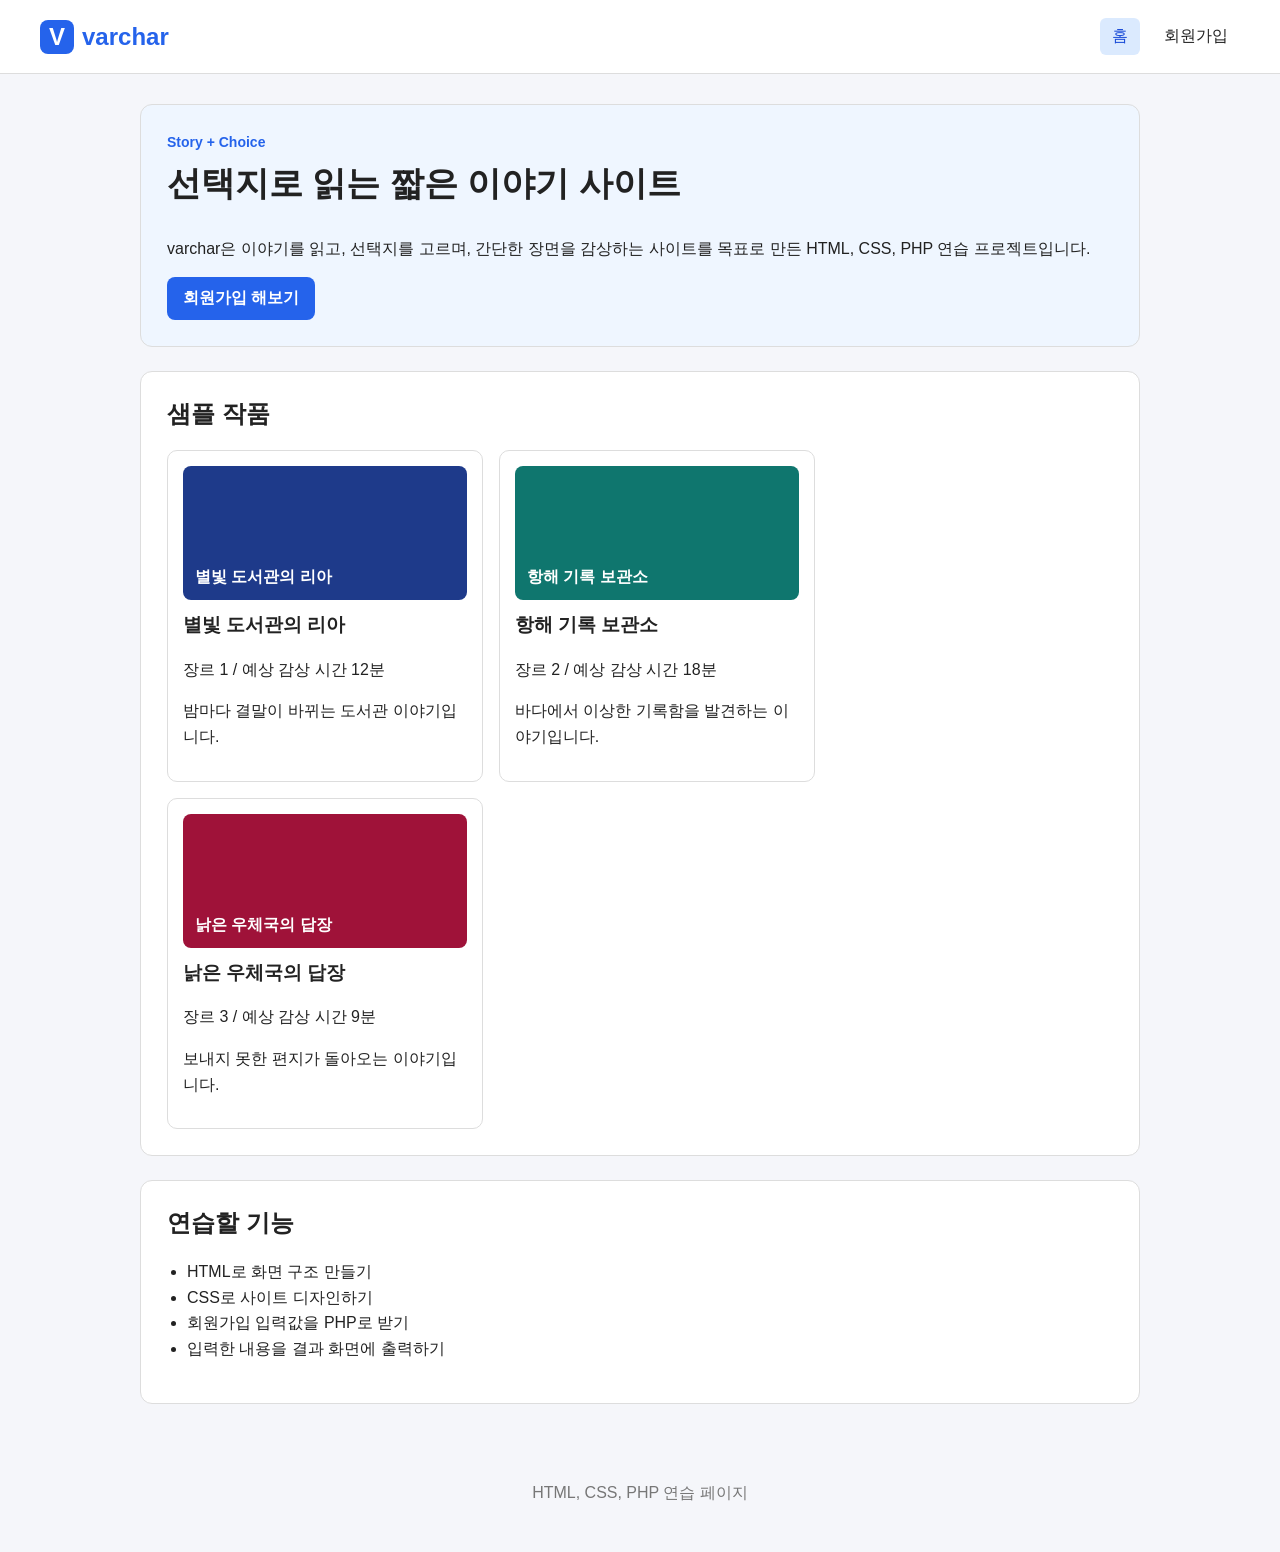
<file: easy/index.html>
﻿<!doctype html>
<html>
  <head>
    <meta charset="utf-8" />
    <meta name="viewport" content="width=device-width, initial-scale=1" />
    <title>vachar</title>
    <link rel="stylesheet" href="./style.css" />
  </head>
  <body>
    <header class="site-header">
      <a class="brand" href="./index.html"><span>V</span>varchar</a>
      <nav class="main-nav">
        <a class="active" href="./index.html">홈</a>
        <a href="./join.html">회원가입</a>
      </nav>
    </header>

    <main>
      <section class="hero panel">
        <p class="kicker">Story + Choice</p>
        <h1>선택지로 읽는 짧은 이야기 사이트</h1>
        <p>
          varchar은 이야기를 읽고, 선택지를 고르며, 간단한 장면을 감상하는
          사이트를 목표로 만든 HTML, CSS, PHP 연습 프로젝트입니다.
        </p>
        <a class="small-button" href="./join.html">회원가입 해보기</a>
      </section>

      <section class="panel">
        <h2>샘플 작품</h2>
        <div class="card-list">
          <article class="story-card">
            <div class="cover blue">별빛 도서관의 리아</div>
            <h3>별빛 도서관의 리아</h3>
            <p>장르 1 / 예상 감상 시간 12분</p>
            <p>밤마다 결말이 바뀌는 도서관 이야기입니다.</p>
          </article>

          <article class="story-card">
            <div class="cover green">항해 기록 보관소</div>
            <h3>항해 기록 보관소</h3>
            <p>장르 2 / 예상 감상 시간 18분</p>
            <p>바다에서 이상한 기록함을 발견하는 이야기입니다.</p>
          </article>

          <article class="story-card">
            <div class="cover red">낡은 우체국의 답장</div>
            <h3>낡은 우체국의 답장</h3>
            <p>장르 3 / 예상 감상 시간 9분</p>
            <p>보내지 못한 편지가 돌아오는 이야기입니다.</p>
          </article>
        </div>
      </section>

      <section class="panel">
        <h2>연습할 기능</h2>
        <ul class="feature-list">
          <li>HTML로 화면 구조 만들기</li>
          <li>CSS로 사이트 디자인하기</li>
          <li>회원가입 입력값을 PHP로 받기</li>
          <li>입력한 내용을 결과 화면에 출력하기</li>
        </ul>
      </section>
    </main>

    <footer>
      <p>HTML, CSS, PHP 연습 페이지</p>
    </footer>
  </body>
</html>
</file>
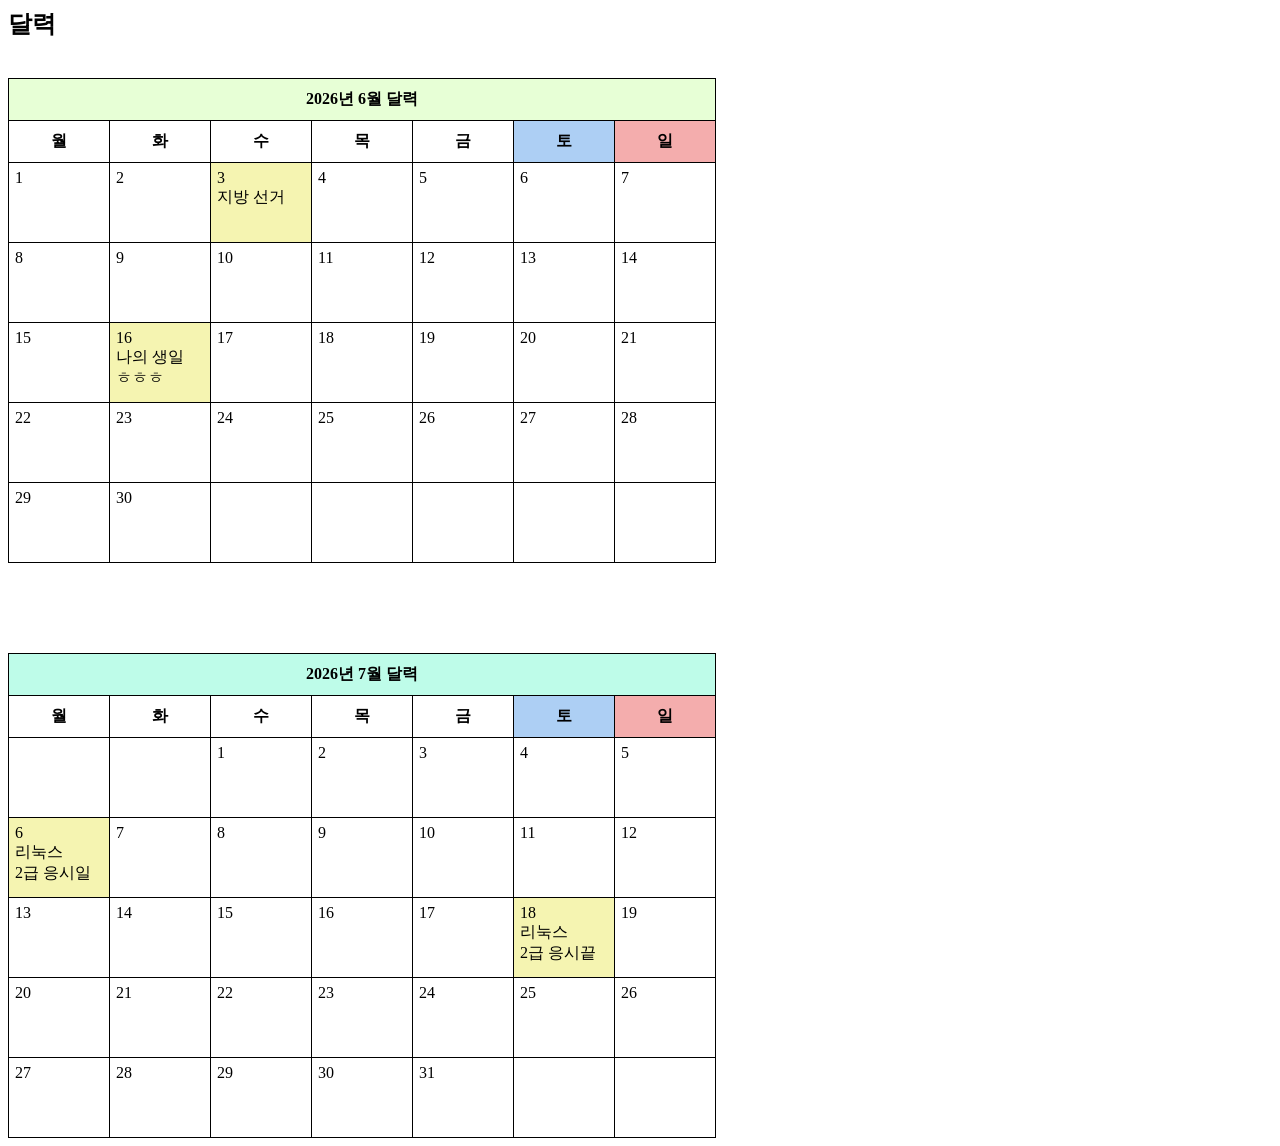
<file: css7.html>
<html>
<head>
    <style>
    table, td, th {
        border: solid 1px #000000;
    }
    table {
        border-collapse: collapse;
    }
    th {
        width: 80px;
        padding: 10px;
    }
    td {
        vertical-align: top;
        padding: 6px;
        height: 80px;

    }

    #june {
        background-color: #e7ffd6;
    }
    #july
    {
        background-color: #befce9;
    }
    #pyeong {
        background-color: #ffffff;
    }
    #to {
        background-color: #adcff4;
    }
    #il{
        background-color: #f4adad;    
    }
    #ipd{
        background-color: #f5f4b1;
    }

    </style>
</head>    



<body>

    <h2>달력</h2>
    <br>

<table>

<tr id='june'>
    <th colspan='7'>2026년 6월 달력</th>
</tr>

<tr >
    <th id = 'pyeong'>월</th> 
    <th>화</th> 
    <th>수</th> 
    <th>목</th> 
    <th>금</th> 
    <th id = 'to'>토</th> 
    <th id = 'il'>일</th>
</tr>


<tr>
    <td>1</td> 
    <td>2</td> 
    <td id = 'ipd'>3<br>지방 선거</td>
    <td>4</td>
    <td>5</td> 
    <td>6</td> 
    <td>7</td>
</tr>


<tr>
  <td>8</td>
  <td>9</td>
  <td>10</td>
  <td>11</td>
  <td>12</td>
  <td>13</td>
  <td>14</td>
</tr>

<tr>
  <td>15</td>
  <td id = 'ipd'>16<br>나의 생일 <br>ㅎㅎㅎ</td>
  <td>17</td>
  <td>18</td>
  <td>19</td>
  <td>20</td>
  <td>21</td>
</tr>

<tr>
  <td>22</td>
  <td>23</td>
  <td>24</td>
  <td>25</td>
  <td>26</td>
  <td>27</td>
  <td>28</td>
</tr>

<tr>
  <td>29</td>
  <td>30</td>
  <td></td>
  <td></td>
  <td></td>
  <td></td>
  <td></td>
</tr>

</table>





<br><br><br><br><br>










<table>

<tr id='july'>
    <th colspan='7'>2026년 7월 달력</th>
</tr>

<tr>
    <th id='pyeong'>월</th> 
    <th>화</th> 
    <th>수</th> 
    <th>목</th> 
    <th>금</th> 
    <th id='to'>토</th> 
    <th id='il'>일</th>
</tr>

<tr>
    <td></td>
    <td></td>
    <td>1</td>
    <td>2</td>
    <td>3</td>
    <td>4</td>
    <td>5</td>
</tr>

<tr>
    <td id = 'ipd'>6 <br> 리눅스<br>2급 응시일</td>
    <td>7</td>
    <td>8</td>
    <td>9</td>
    <td>10</td>
    <td>11</td>
    <td>12</td>
</tr>

<tr>
    <td>13</td>
    <td>14</td>
    <td>15</td>
    <td>16</td>
    <td>17</td>
    <td id = 'ipd'>18<br> 리눅스<br>2급 응시끝</td>
    <td>19</td>
</tr>

<tr>
    <td>20</td>
    <td>21</td>
    <td>22</td>
    <td>23</td>
    <td>24</td>
    <td>25</td>
    <td>26</td>
</tr>

<tr>
    <td>27</td>
    <td>28</td>
    <td>29</td>
    <td>30</td>
    <td>31</td>
    <td></td>
    <td></td>
</tr>

</table>



</body>
</html>
</file>
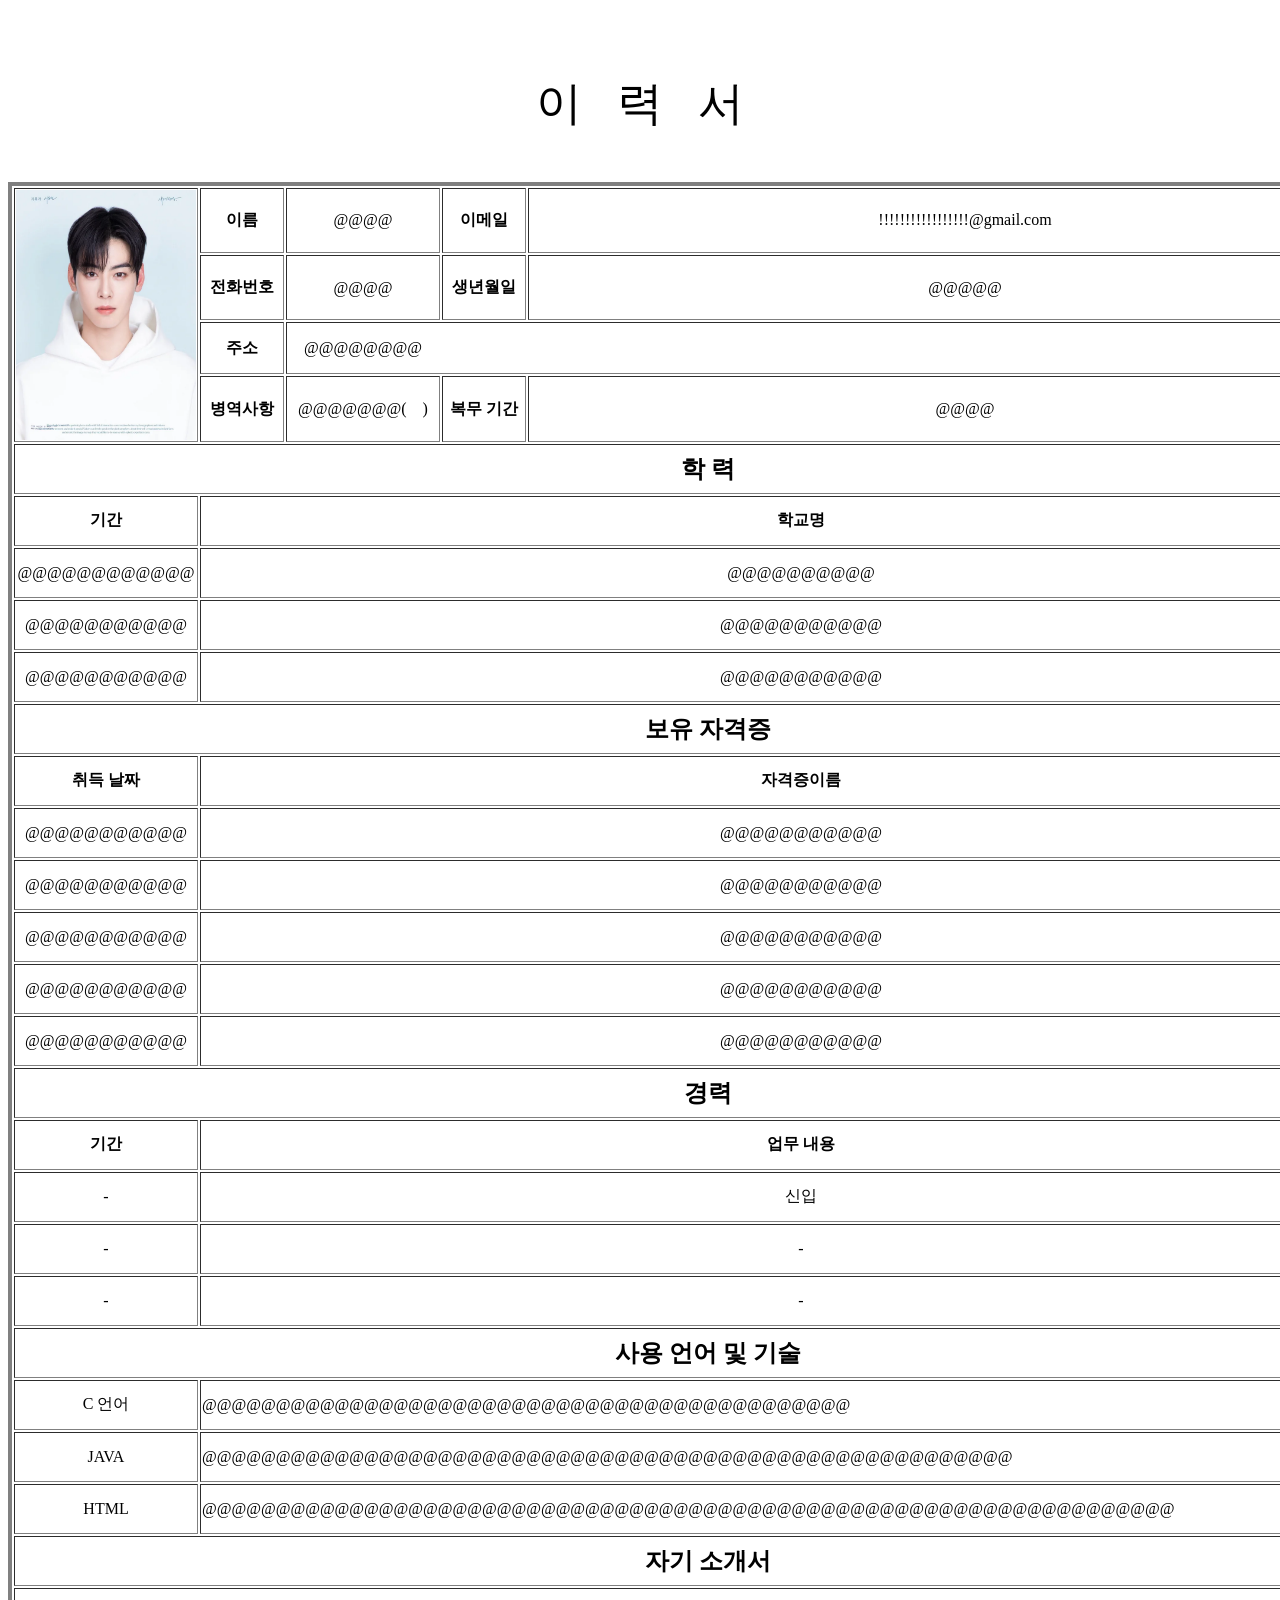
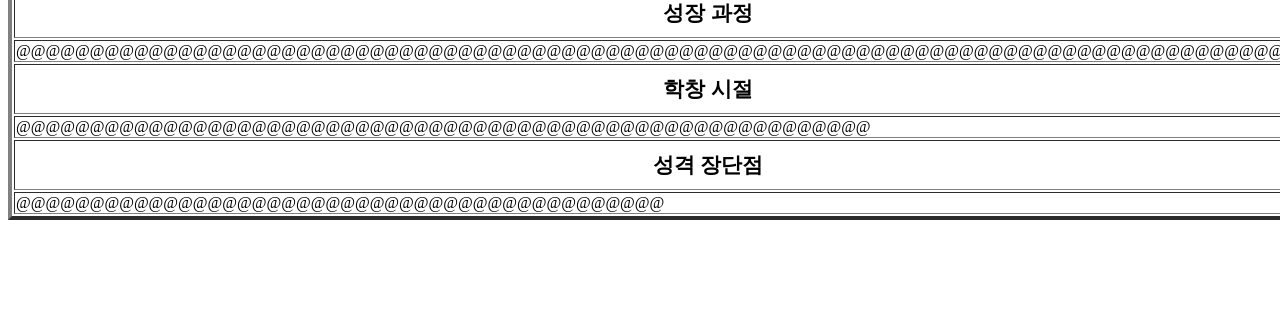
<file: for_public.html>
<html>
    <head>
        <meta charset="UTF-8">
        <title> @@@@의 명명백백히 정정당당한 이력서</title>
        <br>
        <p style="font-size:290%" align="center"> 이&nbsp;&nbsp;&nbsp;력&nbsp;&nbsp;&nbsp;서 </p>
    </head>
    <body>
        <table border="4" align="center" width="1400">
            <tr>
                <td align="center" rowspan="4" width="180" height="180">
                    <img height="250" src="famous.webp" width="100%">
                </td>
                <th align="center" width="80" height="40">이름</th>
                <td align="center" width="150" height="50">@@@@</td>
                <th align="center" width="80" height="40">이메일</th>
                <td align="center">!!!!!!!!!!!!!!!!!@gmail.com</td>
            </tr>
            <tr>
                <th align="center" height="40">전화번호</th> 
                <td align="center">@@@@</td>
                <th align="center" height="50">생년월일</th> 
                <td align="center">@@@@@</td>
            </tr>
            <tr>
                <th align="center" width="80" height="40">주소</th> 
                <td colspan="3">&nbsp;&nbsp;&nbsp;&nbsp;@@@@@@@@</td>
            </tr>
            <tr>
                <th align="center" height="50">병역사항</th>
                <td align="center">@@@@@@@( &nbsp&nbsp )</td>
                <th align="center">복무 기간</th>
                <td align="center">@@@@</td>
            </tr>
            
            <tr>
                <th colspan="5" height="50" style="font-size: 150%;">학 력</th>
            </tr>
            <tr>
                <th height="50">기간</th>
                <th colspan="4">학교명</th>
            </tr>
            <tr>
                <td align="center" height="50">@@@@@@@@@@@@</td>
                <td align="center" colspan="4">@@@@@@@@@@</td>
            </tr>
            <tr>
                <td align="center" height="50">@@@@@@@@@@@</td>
                <td align="center" colspan="4">@@@@@@@@@@@</td>
            </tr>
             <tr>
                <td align="center" height="50">@@@@@@@@@@@</td>
                <td align="center" colspan="4">@@@@@@@@@@@</td>
            </tr>
            <tr>
                <th align="center" height="50" colspan="5" style="font-size: 150%;">보유 자격증</th>
            </tr>
            <tr>
                <th height="50">취득 날짜</th>
                <th colspan="4">자격증이름</th>
            </tr>
            <tr>
                <td align="center" height="50">@@@@@@@@@@@</td>
                <td align="center" colspan="4">@@@@@@@@@@@</td>
            </tr>
            <tr>
                <td align="center" height="50">@@@@@@@@@@@</td>
                <td align="center" colspan="4">@@@@@@@@@@@</td>
            </tr>
            <tr>
                <td align="center" height="50">@@@@@@@@@@@</td>
                <td align="center" colspan="4">@@@@@@@@@@@</td>
            </tr>
            <tr>
                <td align="center" height="50">@@@@@@@@@@@</td>
                <td align="center" colspan="4"> @@@@@@@@@@@ </td>
            </tr>
	<tr>
                <td align="center" height="50"> @@@@@@@@@@@</td>
                <td align="center" colspan="4"> @@@@@@@@@@@ </td>
            </tr>
            
            <tr>
                <th align="center" height="50" colspan="5" style="font-size: 150%;">경력</th> 
            </tr>
            <tr>
                <th height="50">기간</th>
                <th colspan="4">업무 내용</th>
            </tr>
            <tr>
                <td align="center" height="50"> - </td>
                <td align="center" colspan="4"> 신입 </td>
            </tr>
            <tr>
                <td align="center" height="50"> - </td>
                <td align="center" colspan="4"> - </td>
            </tr>
            <tr>
                <td align="center" height="50"> - </td>
                <td align="center" colspan="4"> - </td>
            </tr>
            
            <tr>
                <th align="center" height="50" colspan="5" style="font-size: 150%;">사용 언어 및 기술</th> 
            </tr>
            <tr>
                <td align="center" height="50"> C 언어</td>
                <td colspan="4">@@@@@@@@@@@@@@@@@@@@@@@@@@@@@@@@@@@@@@@@@@@@</td>
            </tr>
            <tr>
                <td align="center" height="50">JAVA</td>
                <td colspan="4">@@@@@@@@@@@@@@@@@@@@@@@@@@@@@@@@@@@@@@@@@@@@@@@@@@@@@@@</td>
            </tr>
            <tr>
                <td align="center" height="50">HTML</td>
                <td colspan="4">@@@@@@@@@@@@@@@@@@@@@@@@@@@@@@@@@@@@@@@@@@@@@@@@@@@@@@@@@@@@@@@@@@ </td>
            </tr>
            
            <tr>
                <th align="center" height="50" colspan="5" style="font-size: 150%;">자기 소개서</th> 
            </tr>
            <tr>
                <th align="center" height="50" colspan="5" style="font-size: 130%;">성장 과정</th> 
            </tr>
            <tr>
                <td height="auto" colspan="5">
                    <p>
                        @@@@@@@@@@@@@@@@@@@@@@@@@@@@@@@@@@@@@@@@@@@@@@@@@@@@@@@@@@@@@@@@@@@@@@@@@@@@@@@@@@@@@@@
                    </p>

                </td>
            </tr>
            
            <tr>
                <th align="center" height="50" colspan="5" style="font-size: 130%;">학창 시절</th> 
            </tr>
            <tr>
                <td height="auto" colspan="5">
                    <p>
                        @@@@@@@@@@@@@@@@@@@@@@@@@@@@@@@@@@@@@@@@@@@@@@@@@@@@@@@@@@
                    </p>
                                   </td>
            </tr>
            
            <tr>
                <th align="center" height="50" colspan="5" style="font-size: 130%;">성격 장단점</th> 
            </tr>
            <tr>
                <td height="auto" colspan="5">
                    <p>
                        @@@@@@@@@@@@@@@@@@@@@@@@@@@@@@@@@@@@@@@@@@@@
                                    </td>
            </tr>
        </table>
<br><br><br><br><br>
    </body>
</html>
</file>
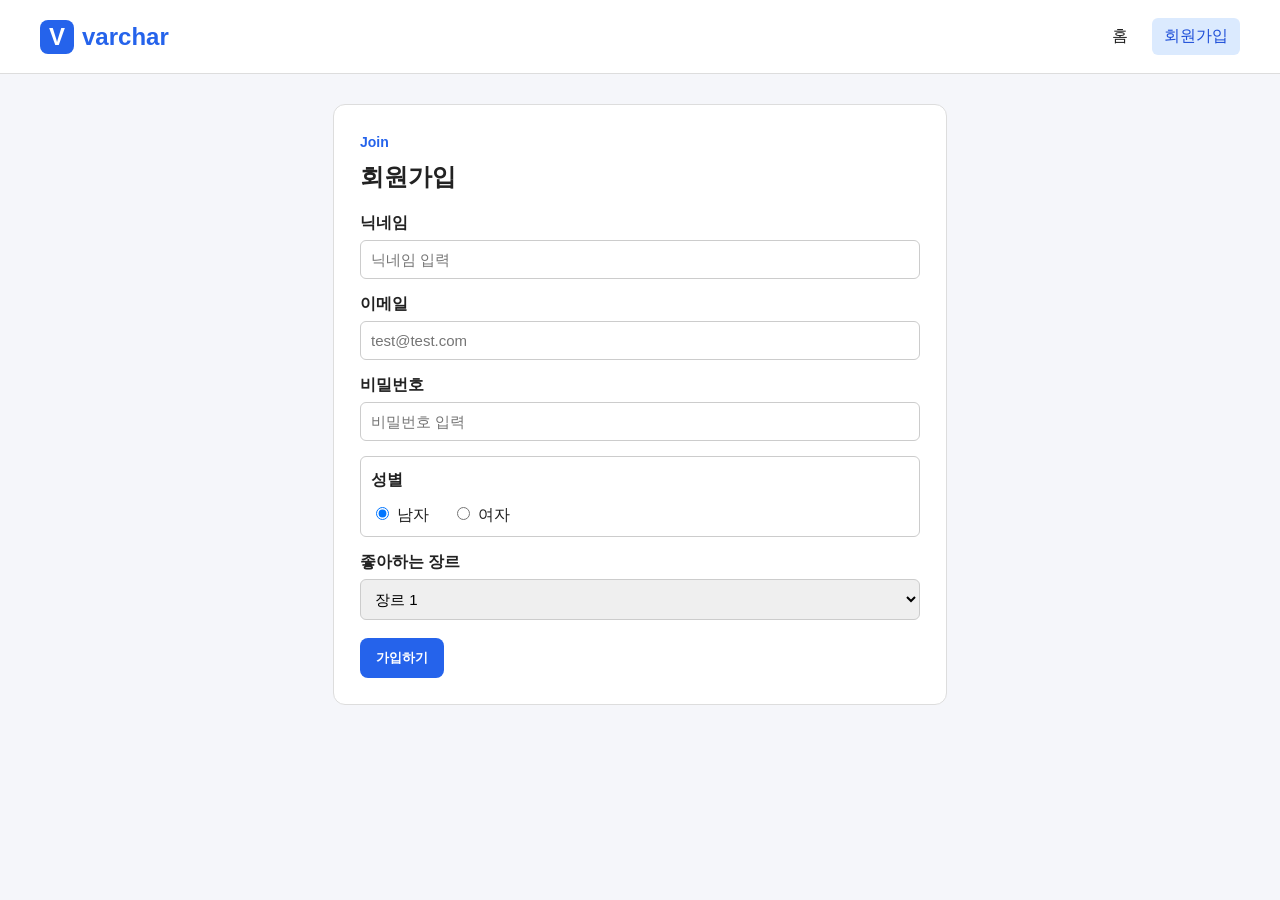
<file: easy/join.html>
﻿<!doctype html>
<html>
  <head>
    <meta charset="utf-8" />
    <meta name="viewport" content="width=device-width, initial-scale=1" />
    <title>회원가입 - varchar</title>
    <link rel="stylesheet" href="./style.css" />
  </head>
  <body>
    <header class="site-header">
      <a class="brand" href="./index.html"><span>V</span>varchar</a>
      <nav class="main-nav">
        <a href="./index.html">홈</a>
        <a class="active" href="./join.html">회원가입</a>
      </nav>
    </header>

    <main>
      <section class="panel form-panel">
        <p class="kicker">Join</p>
        <h1>회원가입</h1>

        <form action="./join.php" method="post">
          <label>
            닉네임
            <input name="nickname" type="text" placeholder="닉네임 입력" required />
          </label>

          <label>
            이메일
            <input name="email" type="email" placeholder="test@test.com" required />
          </label>

          <label>
            비밀번호
            <input name="password" type="password" placeholder="비밀번호 입력" required />
          </label>

          <div class="field-group">
            <p>성별</p>
            <label><input name="gender" type="radio" value="남자" checked /> 남자</label>
            <label><input name="gender" type="radio" value="여자" /> 여자</label>
          </div>

          <label>
            좋아하는 장르
            <select name="genre">
              <option value="장르 1">장르 1</option>
              <option value="장르 2">장르 2</option>
              <option value="장르 3">장르 3</option>
            </select>
          </label>

          

          <button type="submit">가입하기</button>
        </form>
      </section>
    </main>

  </body>
</html>
</file>
<file: easy/style.css>
﻿body {
    margin: 0;
    font-family: Arial, "맑은 고딕", sans-serif;
    background-color: #f5f6fa;
    color: #222222;
}

.site-header {
    display: flex;
    justify-content: space-between;
    align-items: center;
    padding: 18px 40px;
    background-color: #ffffff;
    border-bottom: 1px solid #dddddd;
}

.brand {
    color: #2563eb;
    font-size: 24px;
    font-weight: bold;
    text-decoration: none;
}

.brand span {
    display: inline-block;
    width: 34px;
    height: 34px;
    margin-right: 8px;
    border-radius: 8px;
    background-color: #2563eb;
    color: #ffffff;
    text-align: center;
    line-height: 34px;
}

.main-nav a {
    display: inline-block;
    margin-left: 8px;
    padding: 8px 12px;
    border-radius: 6px;
    color: #222222;
    text-decoration: none;
}

.main-nav a:hover,
.main-nav a.active {
    background-color: #dbeafe;
    color: #1d4ed8;
}

main {
    width: 1000px;
    max-width: 90%;
    margin: 30px auto;
}

.panel {
    margin-bottom: 24px;
    padding: 26px;
    border: 1px solid #dddddd;
    border-radius: 12px;
    background-color: #ffffff;
}

.hero {
    background-color: #eff6ff;
}

.kicker {
    margin: 0 0 8px;
    color: #2563eb;
    font-size: 14px;
    font-weight: bold;
}

h1,
h2,
h3 {
    margin-top: 0;
}

.hero h1 {
    font-size: 34px;
}

p,
li {
    line-height: 1.6;
}

.small-button,
button {
    display: inline-block;
    padding: 11px 16px;
    border: 0;
    border-radius: 8px;
    background-color: #2563eb;
    color: #ffffff;
    font-weight: bold;
    text-decoration: none;
    cursor: pointer;
}

.small-button:hover,
button:hover {
    background-color: #1d4ed8;
}

.small-button.gray {
    background-color: #666666;
}

.card-list {
    display: flex;
    gap: 16px;
    flex-wrap: wrap;
}

.story-card {
    width: 30%;
    min-width: 220px;
    padding: 15px;
    border: 1px solid #dddddd;
    border-radius: 10px;
    background-color: #ffffff;
}

.cover {
    height: 110px;
    margin-bottom: 12px;
    padding: 12px;
    border-radius: 8px;
    color: #ffffff;
    font-weight: bold;
    display: flex;
    align-items: end;
}

.cover.blue {
    background-color: #1e3a8a;
}

.cover.green {
    background-color: #0f766e;
}

.cover.red {
    background-color: #9f1239;
}

.feature-list {
    padding-left: 20px;
}

.form-panel,
.result-panel {
    width: 560px;
    max-width: 100%;
    margin-left: auto;
    margin-right: auto;
}

form label {
    display: block;
    margin-top: 15px;
    font-weight: bold;
}

input,
select,
textarea {
    width: 100%;
    margin-top: 6px;
    padding: 10px;
    border: 1px solid #cccccc;
    border-radius: 6px;
    font-size: 15px;
    box-sizing: border-box;
}

textarea {
    height: 100px;
    resize: vertical;
}

.field-group {
    margin-top: 15px;
    padding: 10px;
    border: 1px solid #cccccc;
    border-radius: 6px;
}

.field-group p {
    margin: 0 0 8px;
    font-weight: bold;
}

.field-group label {
    display: inline-block;
    margin: 0 18px 0 0;
    font-weight: normal;
}

.field-group input {
    width: auto;
    margin-right: 4px;
}

form button {
    margin-top: 18px;
}

table {
    width: 100%;
    margin: 20px 0;
    border-collapse: collapse;
}

th,
td {
    padding: 12px;
    border: 1px solid #dddddd;
    text-align: left;
}

th {
    width: 150px;
    background-color: #f1f5f9;
}

.notice {
    padding: 12px;
    border: 1px solid #fed7aa;
    border-radius: 8px;
    background-color: #fff7ed;
}

footer {
    padding: 30px;
    color: #777777;
    text-align: center;
}

@media (max-width: 700px) {
    .site-header {
        display: block;
        padding: 16px 20px;
    }

    .main-nav {
        margin-top: 12px;
    }

    .main-nav a {
        margin-left: 0;
        margin-right: 6px;
    }

    .hero h1 {
        font-size: 28px;
    }

    .story-card {
        width: 100%;
    }
}
</file>
